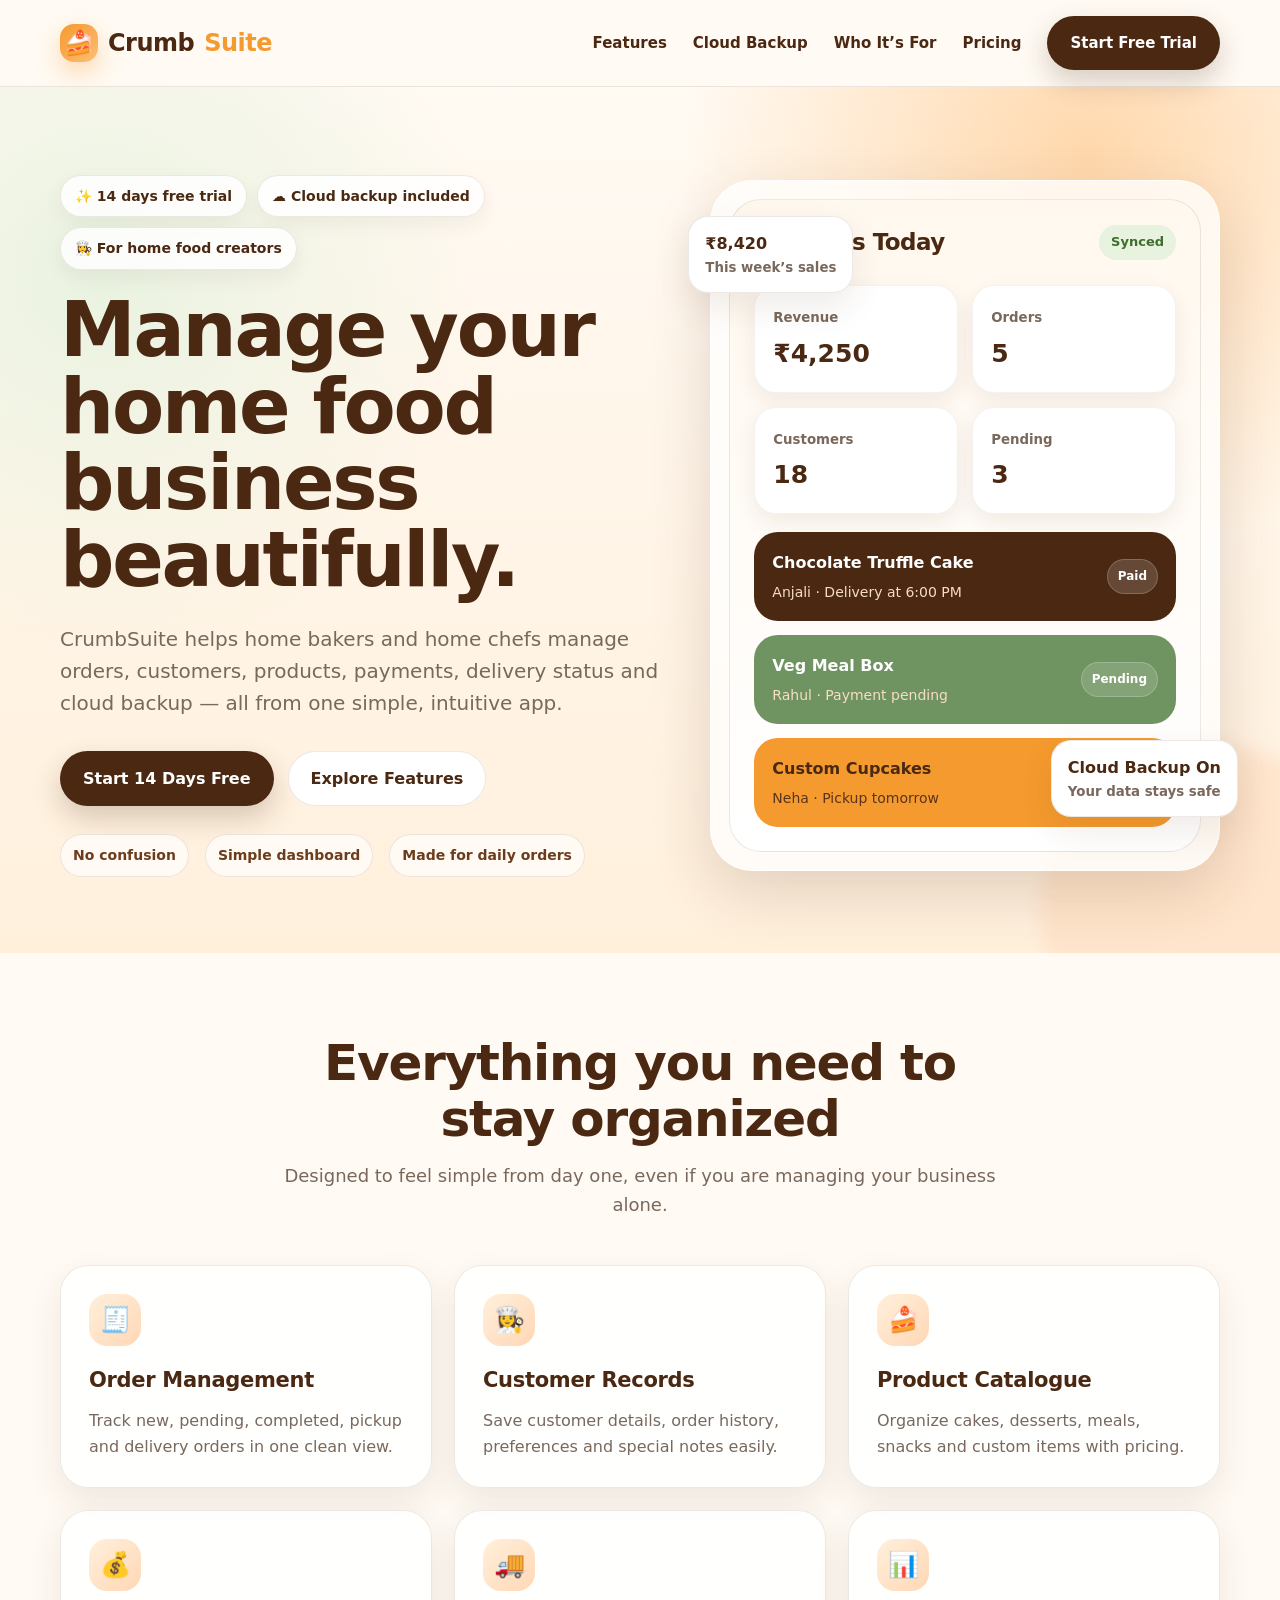
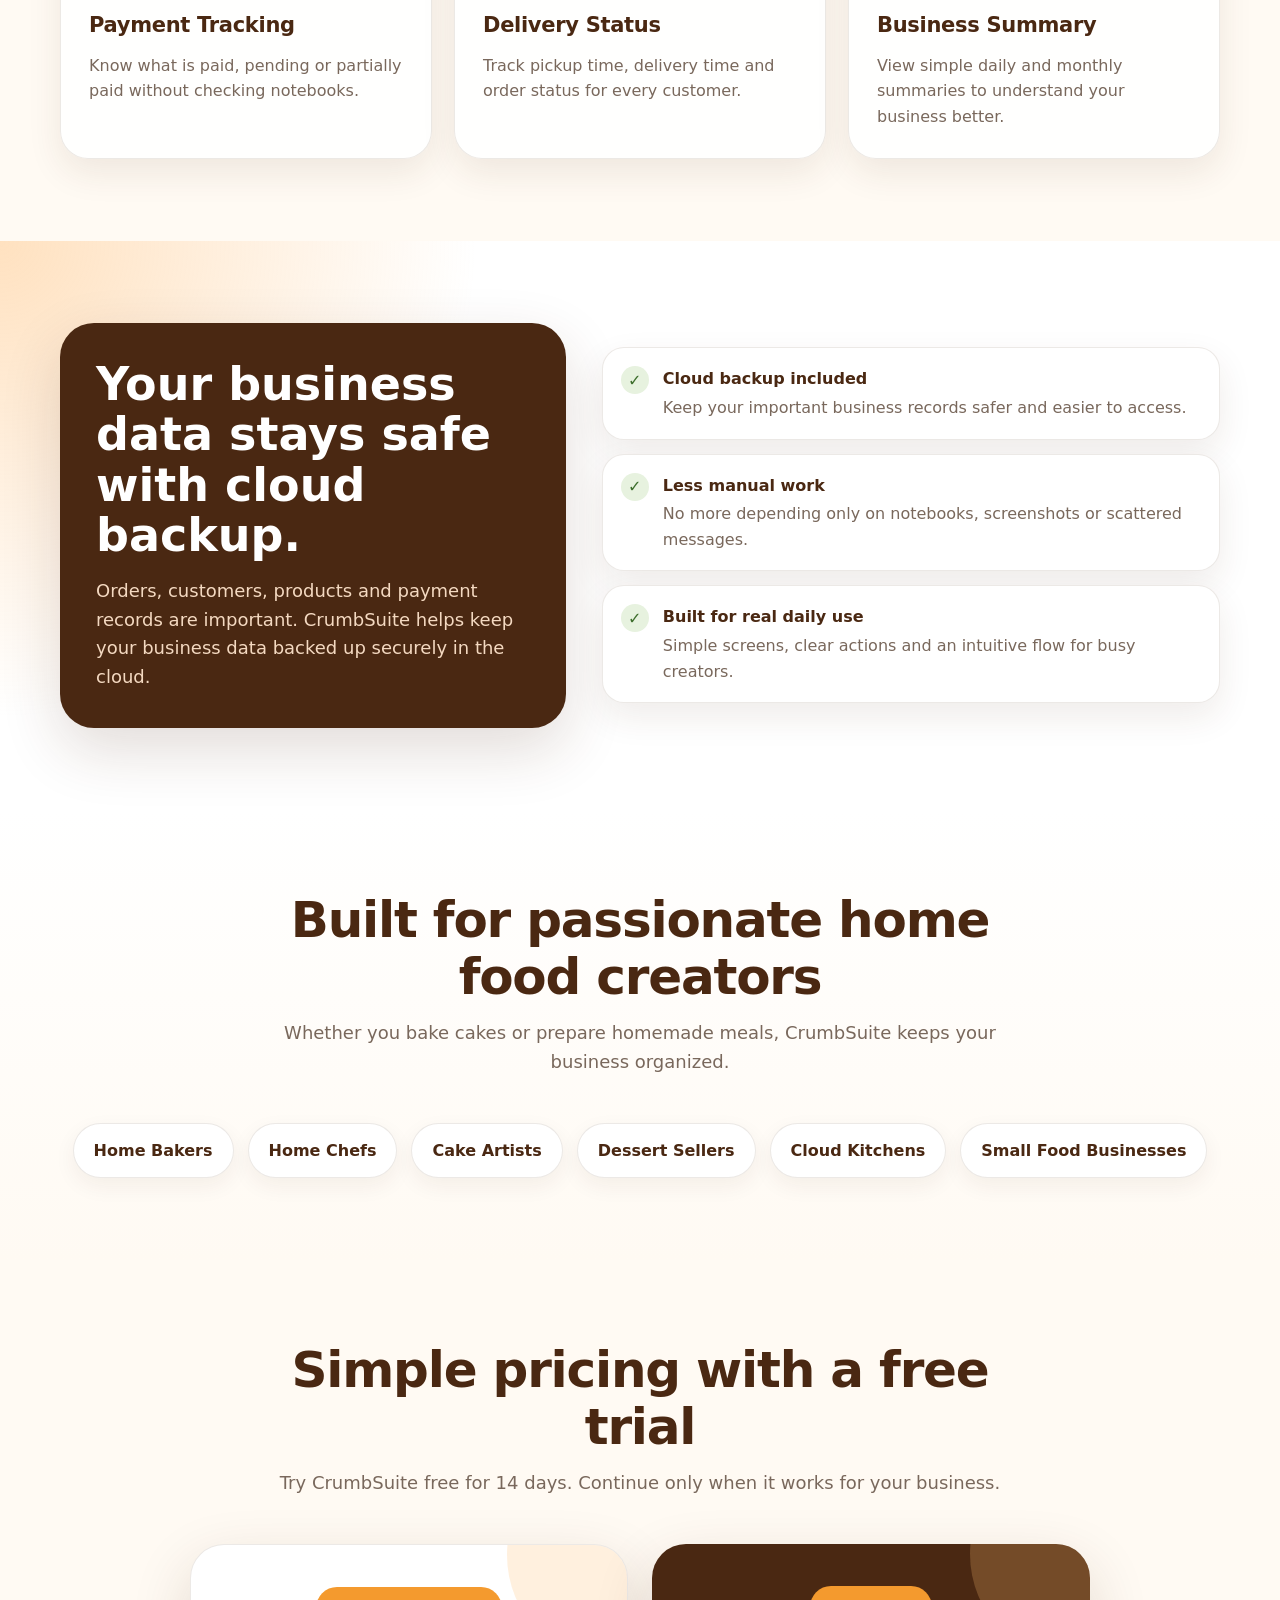
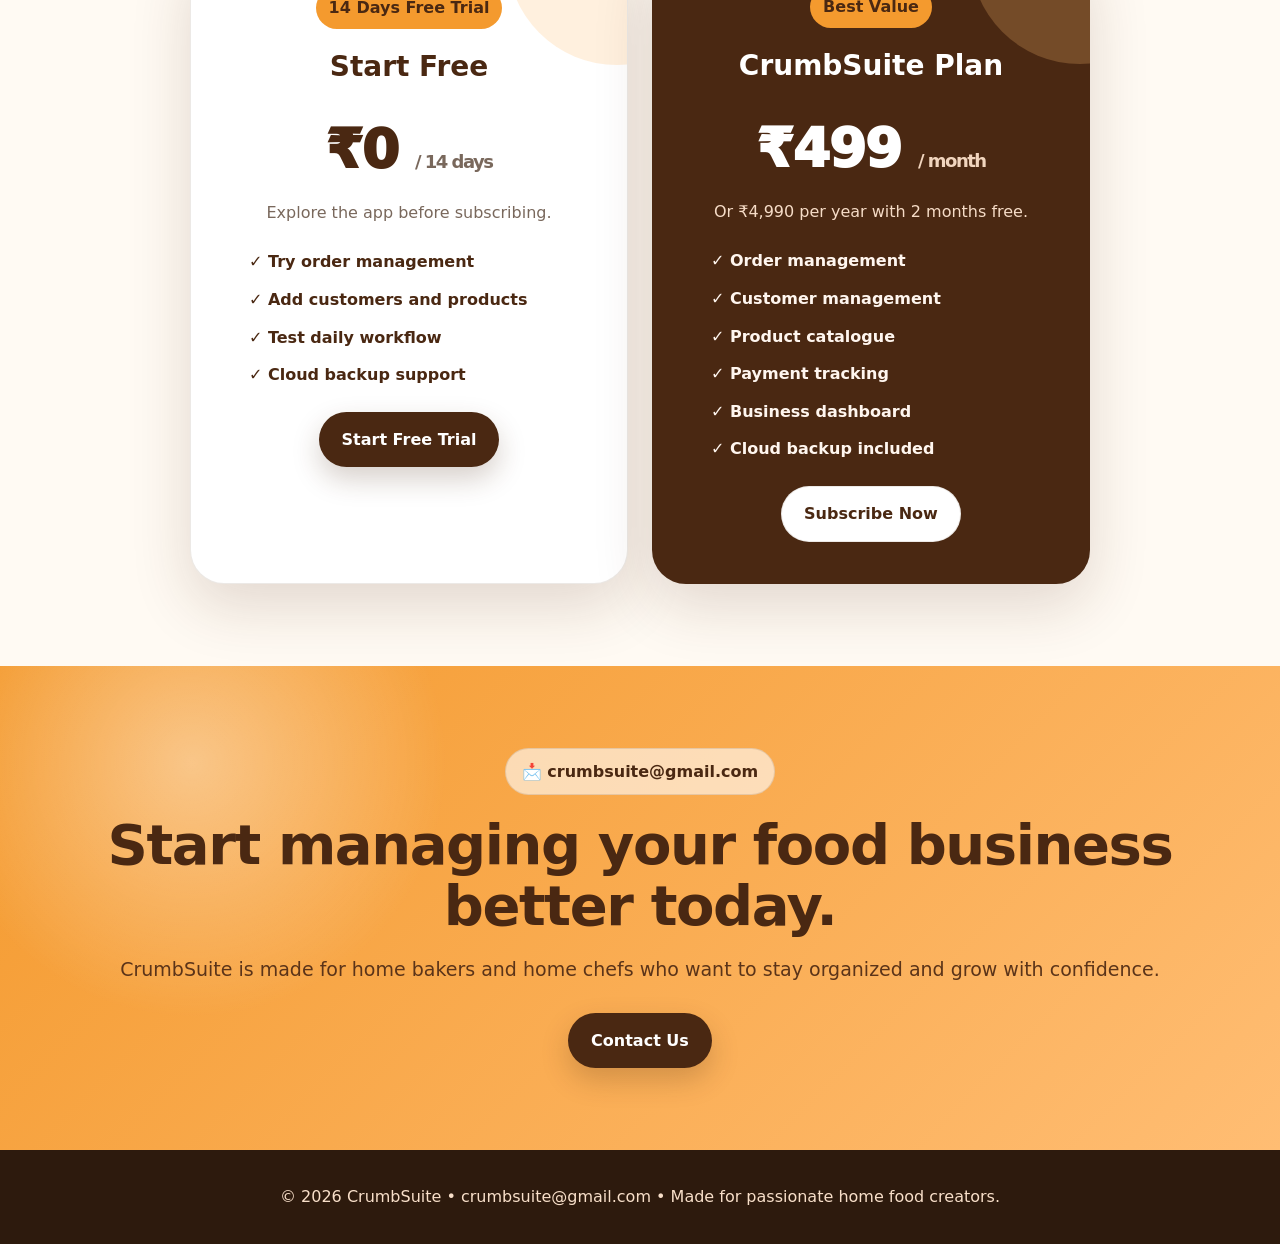
<file: crumbsuite-rich-home-baker-chef-website.html>
<!DOCTYPE html>
<html lang="en">
<head>
  <meta charset="UTF-8" />
  <meta name="viewport" content="width=device-width, initial-scale=1.0" />
  <title>CrumbSuite – Home Baker & Chef Management App</title>
  <meta name="description" content="CrumbSuite is an intuitive management app for home bakers, home chefs, cloud kitchens and small food businesses. Manage orders, customers, products, payments, delivery status and cloud backup from one place." />

  <style>
    :root {
      --cream: #fffaf3;
      --cream-2: #fff0dc;
      --cream-3: #ffe2c4;
      --brown: #4a2812;
      --brown-2: #6b3d1d;
      --orange: #f49a2e;
      --orange-2: #ffbd73;
      --peach: #ffd7b5;
      --green: #6f9461;
      --green-soft: #e7f2df;
      --rose: #ffe7dd;
      --text: #2b2018;
      --muted: #79685c;
      --white: #ffffff;
      --line: rgba(74, 40, 18, 0.10);
      --shadow: 0 22px 60px rgba(74, 40, 18, 0.16);
      --soft-shadow: 0 14px 35px rgba(74, 40, 18, 0.09);
      --radius: 28px;
    }

    * {
      box-sizing: border-box;
      margin: 0;
      padding: 0;
    }

    html {
      scroll-behavior: smooth;
    }

    body {
      font-family: Inter, ui-sans-serif, system-ui, -apple-system, BlinkMacSystemFont, "Segoe UI", Arial, sans-serif;
      background: var(--cream);
      color: var(--text);
      line-height: 1.6;
      overflow-x: hidden;
    }

    a {
      text-decoration: none;
      color: inherit;
    }

    .container {
      width: min(1160px, 92%);
      margin: auto;
    }

    .nav {
      position: sticky;
      top: 0;
      z-index: 20;
      background: rgba(255, 250, 243, 0.86);
      backdrop-filter: blur(18px);
      border-bottom: 1px solid var(--line);
    }

    .nav-inner {
      display: flex;
      justify-content: space-between;
      align-items: center;
      padding: 16px 0;
    }

    .logo {
      display: flex;
      align-items: center;
      gap: 10px;
      font-size: 24px;
      font-weight: 900;
      color: var(--brown);
      letter-spacing: -0.5px;
    }

    .logo-mark {
      width: 38px;
      height: 38px;
      border-radius: 14px;
      display: grid;
      place-items: center;
      background: linear-gradient(135deg, var(--orange), var(--orange-2));
      color: var(--brown);
      box-shadow: 0 10px 24px rgba(244, 154, 46, 0.35);
    }

    .logo span {
      color: var(--orange);
    }

    .nav-links {
      display: flex;
      gap: 26px;
      align-items: center;
      font-weight: 700;
      color: var(--brown);
      font-size: 15px;
    }

    .nav-links a:hover {
      color: var(--orange);
    }

    .btn {
      display: inline-flex;
      align-items: center;
      justify-content: center;
      gap: 8px;
      padding: 14px 22px;
      border-radius: 999px;
      background: var(--brown);
      color: var(--white);
      font-weight: 800;
      box-shadow: 0 12px 28px rgba(74, 40, 18, 0.22);
      transition: 0.22s ease;
      border: 1px solid transparent;
    }

    .btn:hover {
      transform: translateY(-2px);
      background: #351b0b;
    }

    .btn-light {
      background: var(--white);
      color: var(--brown);
      box-shadow: none;
      border: 1px solid var(--line);
    }

    .hero {
      position: relative;
      padding: 88px 0 76px;
      background:
        radial-gradient(circle at 85% 8%, rgba(255, 189, 115, 0.55), transparent 30%),
        radial-gradient(circle at 8% 22%, rgba(231, 242, 223, 0.9), transparent 28%),
        linear-gradient(180deg, var(--cream), var(--cream-2));
      overflow: hidden;
    }

    .hero::after {
      content: "";
      position: absolute;
      right: -90px;
      bottom: -120px;
      width: 330px;
      height: 330px;
      background: rgba(255, 215, 181, 0.45);
      border-radius: 50%;
      filter: blur(8px);
    }

    .hero-grid {
      position: relative;
      z-index: 1;
      display: grid;
      grid-template-columns: 1.08fr 0.92fr;
      gap: 52px;
      align-items: center;
    }

    .badge-row {
      display: flex;
      gap: 10px;
      flex-wrap: wrap;
      margin-bottom: 22px;
    }

    .badge {
      display: inline-flex;
      align-items: center;
      gap: 8px;
      padding: 9px 14px;
      border-radius: 999px;
      background: rgba(255, 255, 255, 0.84);
      color: var(--brown);
      font-weight: 800;
      font-size: 14px;
      border: 1px solid var(--line);
      box-shadow: 0 8px 20px rgba(74, 40, 18, 0.06);
    }

    h1 {
      font-size: clamp(43px, 6vw, 76px);
      line-height: 1.01;
      color: var(--brown);
      margin-bottom: 24px;
      letter-spacing: -2.2px;
    }

    .hero p {
      font-size: 20px;
      color: var(--muted);
      max-width: 650px;
      margin-bottom: 32px;
    }

    .hero-actions {
      display: flex;
      gap: 14px;
      flex-wrap: wrap;
      margin-bottom: 28px;
    }

    .trust-row {
      display: flex;
      gap: 16px;
      flex-wrap: wrap;
      color: var(--brown-2);
      font-weight: 800;
      font-size: 14px;
    }

    .trust-row span {
      background: rgba(255, 255, 255, 0.65);
      border: 1px solid var(--line);
      padding: 9px 12px;
      border-radius: 999px;
    }

    .phone-wrap {
      position: relative;
    }

    .floating-card {
      position: absolute;
      z-index: 2;
      background: var(--white);
      border: 1px solid var(--line);
      box-shadow: var(--soft-shadow);
      border-radius: 20px;
      padding: 14px 16px;
      color: var(--brown);
      font-weight: 800;
    }

    .floating-card small {
      display: block;
      color: var(--muted);
      font-weight: 700;
    }

    .float-1 {
      top: 36px;
      left: -22px;
    }

    .float-2 {
      bottom: 54px;
      right: -18px;
    }

    .phone-card {
      background: rgba(255, 255, 255, 0.76);
      border-radius: 42px;
      padding: 18px;
      box-shadow: var(--shadow);
      border: 1px solid rgba(255, 255, 255, 0.9);
    }

    .app-screen {
      background: linear-gradient(180deg, #fff8ee, #ffffff);
      border-radius: 32px;
      padding: 24px;
      min-height: 505px;
      border: 1px solid var(--line);
      overflow: hidden;
    }

    .screen-top {
      display: flex;
      justify-content: space-between;
      align-items: center;
      margin-bottom: 24px;
    }

    .screen-top strong {
      color: var(--brown);
      font-size: 23px;
      letter-spacing: -0.5px;
    }

    .pill {
      background: var(--green-soft);
      color: #3d6e2c;
      padding: 7px 12px;
      border-radius: 999px;
      font-size: 13px;
      font-weight: 900;
    }

    .stat-grid {
      display: grid;
      grid-template-columns: 1fr 1fr;
      gap: 14px;
      margin-bottom: 18px;
    }

    .stat {
      background: var(--white);
      padding: 18px;
      border-radius: 22px;
      box-shadow: 0 8px 22px rgba(74, 40, 18, 0.08);
      border: 1px solid rgba(74, 40, 18, 0.06);
    }

    .stat small {
      color: var(--muted);
      font-weight: 700;
    }

    .stat h3 {
      color: var(--brown);
      font-size: 25px;
      margin-top: 4px;
    }

    .order-card {
      background: var(--brown);
      color: var(--white);
      padding: 18px;
      border-radius: 24px;
      margin-top: 14px;
      display: flex;
      justify-content: space-between;
      gap: 12px;
      align-items: center;
    }

    .order-card p {
      color: #f7dcc6;
      font-size: 14px;
      margin: 5px 0 0;
    }

    .status {
      white-space: nowrap;
      background: rgba(255,255,255,0.15);
      border: 1px solid rgba(255,255,255,0.2);
      padding: 7px 10px;
      border-radius: 999px;
      font-size: 12px;
      font-weight: 900;
    }

    section {
      padding: 82px 0;
    }

    .section-title {
      text-align: center;
      max-width: 760px;
      margin: 0 auto 46px;
    }

    .section-title h2 {
      font-size: clamp(32px, 4vw, 50px);
      color: var(--brown);
      line-height: 1.13;
      margin-bottom: 14px;
      letter-spacing: -1.2px;
    }

    .section-title p {
      color: var(--muted);
      font-size: 18px;
    }

    .cards {
      display: grid;
      grid-template-columns: repeat(3, 1fr);
      gap: 22px;
    }

    .card {
      background: rgba(255, 255, 255, 0.9);
      padding: 28px;
      border-radius: var(--radius);
      box-shadow: var(--soft-shadow);
      border: 1px solid var(--line);
      transition: 0.22s ease;
    }

    .card:hover {
      transform: translateY(-5px);
      box-shadow: var(--shadow);
    }

    .icon {
      width: 52px;
      height: 52px;
      border-radius: 18px;
      background: linear-gradient(135deg, var(--cream-2), var(--peach));
      display: grid;
      place-items: center;
      font-size: 25px;
      margin-bottom: 18px;
    }

    .card h3 {
      color: var(--brown);
      margin-bottom: 10px;
      font-size: 21px;
      letter-spacing: -0.3px;
    }

    .card p {
      color: var(--muted);
    }

    .highlight {
      background:
        radial-gradient(circle at top left, rgba(255, 189, 115, 0.45), transparent 34%),
        var(--white);
    }

    .split {
      display: grid;
      grid-template-columns: 0.9fr 1.1fr;
      gap: 36px;
      align-items: center;
    }

    .feature-panel {
      background: var(--brown);
      color: var(--white);
      border-radius: 34px;
      padding: 36px;
      box-shadow: var(--shadow);
    }

    .feature-panel h2 {
      font-size: clamp(30px, 4vw, 46px);
      line-height: 1.1;
      margin-bottom: 16px;
    }

    .feature-panel p {
      color: #f4d9c1;
      font-size: 18px;
    }

    .check-list {
      display: grid;
      gap: 14px;
    }

    .check-item {
      background: var(--white);
      border: 1px solid var(--line);
      border-radius: 22px;
      padding: 18px;
      box-shadow: var(--soft-shadow);
      display: flex;
      gap: 14px;
      align-items: flex-start;
    }

    .check {
      width: 28px;
      height: 28px;
      border-radius: 50%;
      background: var(--green-soft);
      color: #3d6e2c;
      display: grid;
      place-items: center;
      flex: 0 0 auto;
      font-weight: 900;
    }

    .check-item strong {
      color: var(--brown);
    }

    .check-item p {
      color: var(--muted);
      margin-top: 3px;
    }

    .who {
      background: linear-gradient(180deg, var(--white), var(--cream));
    }

    .audience {
      display: flex;
      gap: 14px;
      flex-wrap: wrap;
      justify-content: center;
    }

    .audience span {
      padding: 14px 20px;
      border-radius: 999px;
      background: var(--white);
      color: var(--brown);
      font-weight: 900;
      border: 1px solid var(--line);
      box-shadow: 0 8px 22px rgba(74, 40, 18, 0.06);
    }

    .pricing-wrap {
      display: grid;
      grid-template-columns: 1fr 1fr;
      gap: 24px;
      align-items: stretch;
      max-width: 900px;
      margin: auto;
    }

    .pricing-card {
      position: relative;
      text-align: center;
      background: var(--brown);
      color: var(--white);
      border-radius: 34px;
      padding: 42px 30px;
      box-shadow: var(--shadow);
      overflow: hidden;
    }

    .pricing-card::before {
      content: "";
      position: absolute;
      top: -100px;
      right: -100px;
      width: 220px;
      height: 220px;
      background: rgba(255, 189, 115, 0.23);
      border-radius: 50%;
    }

    .pricing-card.light-price {
      background: var(--white);
      color: var(--brown);
      border: 1px solid var(--line);
    }

    .offer {
      display: inline-flex;
      padding: 8px 13px;
      background: var(--orange);
      color: var(--brown);
      border-radius: 999px;
      font-weight: 900;
      margin-bottom: 16px;
    }

    .pricing-card h3 {
      font-size: 28px;
      margin-bottom: 12px;
      position: relative;
    }

    .price {
      font-size: 54px;
      font-weight: 950;
      margin: 18px 0 6px;
      letter-spacing: -1.5px;
      position: relative;
    }

    .price span {
      font-size: 18px;
      font-weight: 700;
      color: #f1d5be;
    }

    .light-price .price span {
      color: var(--muted);
    }

    .pricing-card p {
      color: #f6dcc7;
      margin-bottom: 22px;
      position: relative;
    }

    .light-price p {
      color: var(--muted);
    }

    .pricing-card ul {
      list-style: none;
      text-align: left;
      max-width: 320px;
      margin: 24px auto;
      position: relative;
    }

    .pricing-card li {
      margin: 12px 0;
      color: #fff6ef;
      font-weight: 700;
    }

    .light-price li {
      color: var(--brown);
    }

    .cta {
      background:
        radial-gradient(circle at 15% 20%, rgba(255,255,255,0.4), transparent 22%),
        linear-gradient(135deg, var(--orange), var(--orange-2));
      text-align: center;
      color: var(--brown);
    }

    .cta h2 {
      font-size: clamp(34px, 5vw, 56px);
      line-height: 1.08;
      margin-bottom: 18px;
      letter-spacing: -1.4px;
    }

    .cta p {
      font-size: 19px;
      margin-bottom: 28px;
      color: #5b3419;
    }

    .contact-box {
      display: inline-flex;
      align-items: center;
      gap: 10px;
      background: rgba(255,255,255,0.6);
      border: 1px solid rgba(74,40,18,0.12);
      padding: 10px 16px;
      border-radius: 999px;
      margin-bottom: 20px;
      font-weight: 900;
    }

    footer {
      padding: 34px 0;
      background: #2d1a0d;
      color: #f8dfc9;
      text-align: center;
    }

    @media (max-width: 960px) {
      .hero-grid,
      .split,
      .pricing-wrap {
        grid-template-columns: 1fr;
      }

      .cards {
        grid-template-columns: 1fr 1fr;
      }

      .nav-links {
        display: none;
      }

      .floating-card {
        display: none;
      }
    }

    @media (max-width: 640px) {
      .cards {
        grid-template-columns: 1fr;
      }

      .hero {
        padding-top: 56px;
      }

      .phone-card {
        padding: 12px;
        border-radius: 30px;
      }

      .app-screen {
        min-height: auto;
        padding: 18px;
      }

      .stat-grid {
        grid-template-columns: 1fr;
      }

      .order-card {
        align-items: flex-start;
        flex-direction: column;
      }

      .price {
        font-size: 46px;
      }
    }
  </style>
</head>

<body>
  <header class="nav">
    <div class="container nav-inner">
      <a href="#" class="logo">
        <span class="logo-mark">🍰</span>
        Crumb<span>Suite</span>
      </a>
      <nav class="nav-links">
        <a href="#features">Features</a>
        <a href="#backup">Cloud Backup</a>
        <a href="#for">Who It’s For</a>
        <a href="#pricing">Pricing</a>
        <a href="#contact" class="btn">Start Free Trial</a>
      </nav>
    </div>
  </header>

  <main>
    <section class="hero">
      <div class="container hero-grid">
        <div>
          <div class="badge-row">
            <div class="badge">✨ 14 days free trial</div>
            <div class="badge">☁️ Cloud backup included</div>
            <div class="badge">👩‍🍳 For home food creators</div>
          </div>

          <h1>Manage your home food business beautifully.</h1>
          <p>
            CrumbSuite helps home bakers and home chefs manage orders, customers,
            products, payments, delivery status and cloud backup — all from one
            simple, intuitive app.
          </p>

          <div class="hero-actions">
            <a href="#contact" class="btn">Start 14 Days Free</a>
            <a href="#features" class="btn btn-light">Explore Features</a>
          </div>

          <div class="trust-row">
            <span>No confusion</span>
            <span>Simple dashboard</span>
            <span>Made for daily orders</span>
          </div>
        </div>

        <div class="phone-wrap">
          <div class="floating-card float-1">
            ₹8,420
            <small>This week’s sales</small>
          </div>

          <div class="floating-card float-2">
            Cloud Backup On
            <small>Your data stays safe</small>
          </div>

          <div class="phone-card">
            <div class="app-screen">
              <div class="screen-top">
                <strong>Business Today</strong>
                <span class="pill">Synced</span>
              </div>

              <div class="stat-grid">
                <div class="stat">
                  <small>Revenue</small>
                  <h3>₹4,250</h3>
                </div>
                <div class="stat">
                  <small>Orders</small>
                  <h3>5</h3>
                </div>
                <div class="stat">
                  <small>Customers</small>
                  <h3>18</h3>
                </div>
                <div class="stat">
                  <small>Pending</small>
                  <h3>3</h3>
                </div>
              </div>

              <div class="order-card">
                <div>
                  <strong>Chocolate Truffle Cake</strong>
                  <p>Anjali · Delivery at 6:00 PM</p>
                </div>
                <span class="status">Paid</span>
              </div>

              <div class="order-card" style="background:#6f9461;">
                <div>
                  <strong>Veg Meal Box</strong>
                  <p>Rahul · Payment pending</p>
                </div>
                <span class="status">Pending</span>
              </div>

              <div class="order-card" style="background:#f49a2e;color:#4a2812;">
                <div>
                  <strong>Custom Cupcakes</strong>
                  <p style="color:#5b3419;">Neha · Pickup tomorrow</p>
                </div>
                <span class="status" style="background:rgba(255,255,255,0.35);border-color:rgba(74,40,18,0.12);">New</span>
              </div>
            </div>
          </div>
        </div>
      </div>
    </section>

    <section id="features">
      <div class="container">
        <div class="section-title">
          <h2>Everything you need to stay organized</h2>
          <p>Designed to feel simple from day one, even if you are managing your business alone.</p>
        </div>

        <div class="cards">
          <div class="card">
            <div class="icon">🧾</div>
            <h3>Order Management</h3>
            <p>Track new, pending, completed, pickup and delivery orders in one clean view.</p>
          </div>

          <div class="card">
            <div class="icon">👩‍🍳</div>
            <h3>Customer Records</h3>
            <p>Save customer details, order history, preferences and special notes easily.</p>
          </div>

          <div class="card">
            <div class="icon">🍰</div>
            <h3>Product Catalogue</h3>
            <p>Organize cakes, desserts, meals, snacks and custom items with pricing.</p>
          </div>

          <div class="card">
            <div class="icon">💰</div>
            <h3>Payment Tracking</h3>
            <p>Know what is paid, pending or partially paid without checking notebooks.</p>
          </div>

          <div class="card">
            <div class="icon">🚚</div>
            <h3>Delivery Status</h3>
            <p>Track pickup time, delivery time and order status for every customer.</p>
          </div>

          <div class="card">
            <div class="icon">📊</div>
            <h3>Business Summary</h3>
            <p>View simple daily and monthly summaries to understand your business better.</p>
          </div>
        </div>
      </div>
    </section>

    <section id="backup" class="highlight">
      <div class="container split">
        <div class="feature-panel">
          <h2>Your business data stays safe with cloud backup.</h2>
          <p>
            Orders, customers, products and payment records are important.
            CrumbSuite helps keep your business data backed up securely in the cloud.
          </p>
        </div>

        <div class="check-list">
          <div class="check-item">
            <div class="check">✓</div>
            <div>
              <strong>Cloud backup included</strong>
              <p>Keep your important business records safer and easier to access.</p>
            </div>
          </div>

          <div class="check-item">
            <div class="check">✓</div>
            <div>
              <strong>Less manual work</strong>
              <p>No more depending only on notebooks, screenshots or scattered messages.</p>
            </div>
          </div>

          <div class="check-item">
            <div class="check">✓</div>
            <div>
              <strong>Built for real daily use</strong>
              <p>Simple screens, clear actions and an intuitive flow for busy creators.</p>
            </div>
          </div>
        </div>
      </div>
    </section>

    <section id="for" class="who">
      <div class="container">
        <div class="section-title">
          <h2>Built for passionate home food creators</h2>
          <p>Whether you bake cakes or prepare homemade meals, CrumbSuite keeps your business organized.</p>
        </div>

        <div class="audience">
          <span>Home Bakers</span>
          <span>Home Chefs</span>
          <span>Cake Artists</span>
          <span>Dessert Sellers</span>
          <span>Cloud Kitchens</span>
          <span>Small Food Businesses</span>
        </div>
      </div>
    </section>

    <section id="pricing">
      <div class="container">
        <div class="section-title">
          <h2>Simple pricing with a free trial</h2>
          <p>Try CrumbSuite free for 14 days. Continue only when it works for your business.</p>
        </div>

        <div class="pricing-wrap">
          <div class="pricing-card light-price">
            <span class="offer">14 Days Free Trial</span>
            <h3>Start Free</h3>
            <div class="price">₹0 <span>/ 14 days</span></div>
            <p>Explore the app before subscribing.</p>

            <ul>
              <li>✓ Try order management</li>
              <li>✓ Add customers and products</li>
              <li>✓ Test daily workflow</li>
              <li>✓ Cloud backup support</li>
            </ul>

            <a href="#contact" class="btn">Start Free Trial</a>
          </div>

          <div class="pricing-card">
            <span class="offer">Best Value</span>
            <h3>CrumbSuite Plan</h3>
            <div class="price">₹499 <span>/ month</span></div>
            <p>Or ₹4,990 per year with 2 months free.</p>

            <ul>
              <li>✓ Order management</li>
              <li>✓ Customer management</li>
              <li>✓ Product catalogue</li>
              <li>✓ Payment tracking</li>
              <li>✓ Business dashboard</li>
              <li>✓ Cloud backup included</li>
            </ul>

            <a href="#contact" class="btn btn-light">Subscribe Now</a>
          </div>
        </div>
      </div>
    </section>

    <section id="contact" class="cta">
      <div class="container">
        <div class="contact-box">📩 crumbsuite@gmail.com</div>
        <h2>Start managing your food business better today.</h2>
        <p>CrumbSuite is made for home bakers and home chefs who want to stay organized and grow with confidence.</p>
        <a href="mailto:crumbsuite@gmail.com" class="btn">Contact Us</a>
      </div>
    </section>
  </main>

  <footer>
    <div class="container">
      <p>© 2026 CrumbSuite • crumbsuite@gmail.com • Made for passionate home food creators.</p>
    </div>
  </footer>
</body>
</html>
</file>
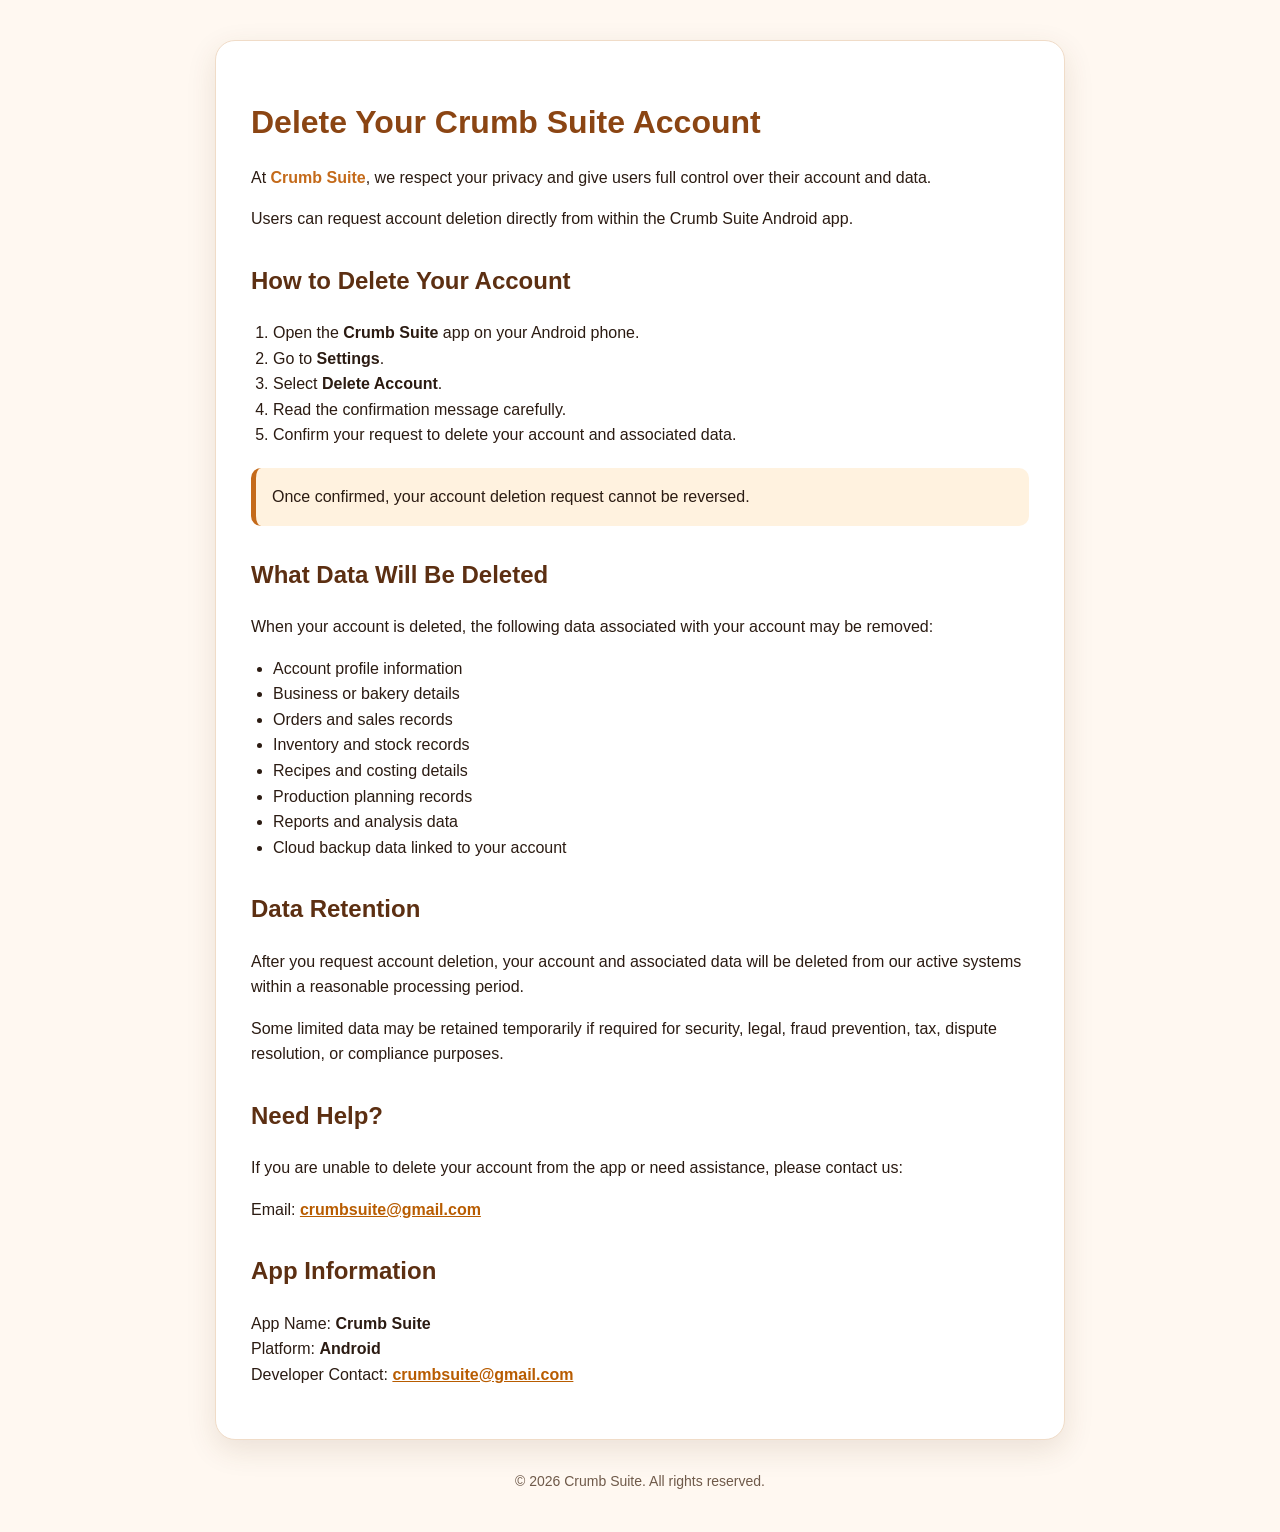
<file: delete-account.html>
<!DOCTYPE html>
<html lang="en">
<head>
  <meta charset="UTF-8" />
  <meta name="viewport" content="width=device-width, initial-scale=1.0" />
  <title>Delete Account - Crumb Suite</title>
  <style>
    body {
      margin: 0;
      font-family: Arial, sans-serif;
      background: #fff8f1;
      color: #2b1b12;
      line-height: 1.6;
    }

    .container {
      max-width: 850px;
      margin: 0 auto;
      padding: 40px 22px;
    }

    .card {
      background: #ffffff;
      border-radius: 20px;
      padding: 35px;
      box-shadow: 0 10px 30px rgba(90, 55, 25, 0.12);
      border: 1px solid #f0dcc8;
    }

    h1 {
      color: #8b4513;
      margin-bottom: 10px;
    }

    h2 {
      color: #5c2f12;
      margin-top: 30px;
    }

    .app-name {
      font-weight: bold;
      color: #c46a1a;
    }

    ul, ol {
      padding-left: 22px;
    }

    .note {
      background: #fff2df;
      padding: 16px;
      border-left: 5px solid #c46a1a;
      border-radius: 10px;
      margin-top: 20px;
    }

    a {
      color: #b85c00;
      font-weight: bold;
    }

    footer {
      margin-top: 30px;
      font-size: 14px;
      color: #6f5a4a;
      text-align: center;
    }
  </style>
</head>
<body>

  <div class="container">
    <div class="card">
      <h1>Delete Your Crumb Suite Account</h1>

      <p>
        At <span class="app-name">Crumb Suite</span>, we respect your privacy and give users full control over their account and data.
      </p>

      <p>
        Users can request account deletion directly from within the Crumb Suite Android app.
      </p>

      <h2>How to Delete Your Account</h2>

      <ol>
        <li>Open the <strong>Crumb Suite</strong> app on your Android phone.</li>
        <li>Go to <strong>Settings</strong>.</li>
        <li>Select <strong>Delete Account</strong>.</li>
        <li>Read the confirmation message carefully.</li>
        <li>Confirm your request to delete your account and associated data.</li>
      </ol>

      <div class="note">
        Once confirmed, your account deletion request cannot be reversed.
      </div>

      <h2>What Data Will Be Deleted</h2>

      <p>When your account is deleted, the following data associated with your account may be removed:</p>

      <ul>
        <li>Account profile information</li>
        <li>Business or bakery details</li>
        <li>Orders and sales records</li>
        <li>Inventory and stock records</li>
        <li>Recipes and costing details</li>
        <li>Production planning records</li>
        <li>Reports and analysis data</li>
        <li>Cloud backup data linked to your account</li>
      </ul>

      <h2>Data Retention</h2>

      <p>
        After you request account deletion, your account and associated data will be deleted from our active systems within a reasonable processing period.
      </p>

      <p>
        Some limited data may be retained temporarily if required for security, legal, fraud prevention, tax, dispute resolution, or compliance purposes.
      </p>

      <h2>Need Help?</h2>

      <p>
        If you are unable to delete your account from the app or need assistance, please contact us:
      </p>

      <p>
        Email: <a href="mailto:crumbsuite@gmail.com">crumbsuite@gmail.com</a>
      </p>

      <h2>App Information</h2>

      <p>
        App Name: <strong>Crumb Suite</strong><br />
        Platform: <strong>Android</strong><br />
        Developer Contact: <a href="mailto:crumbsuite@gmail.com">crumbsuite@gmail.com</a>
      </p>
    </div>

    <footer>
      © 2026 Crumb Suite. All rights reserved.
    </footer>
  </div>

</body>
</html>
</file>
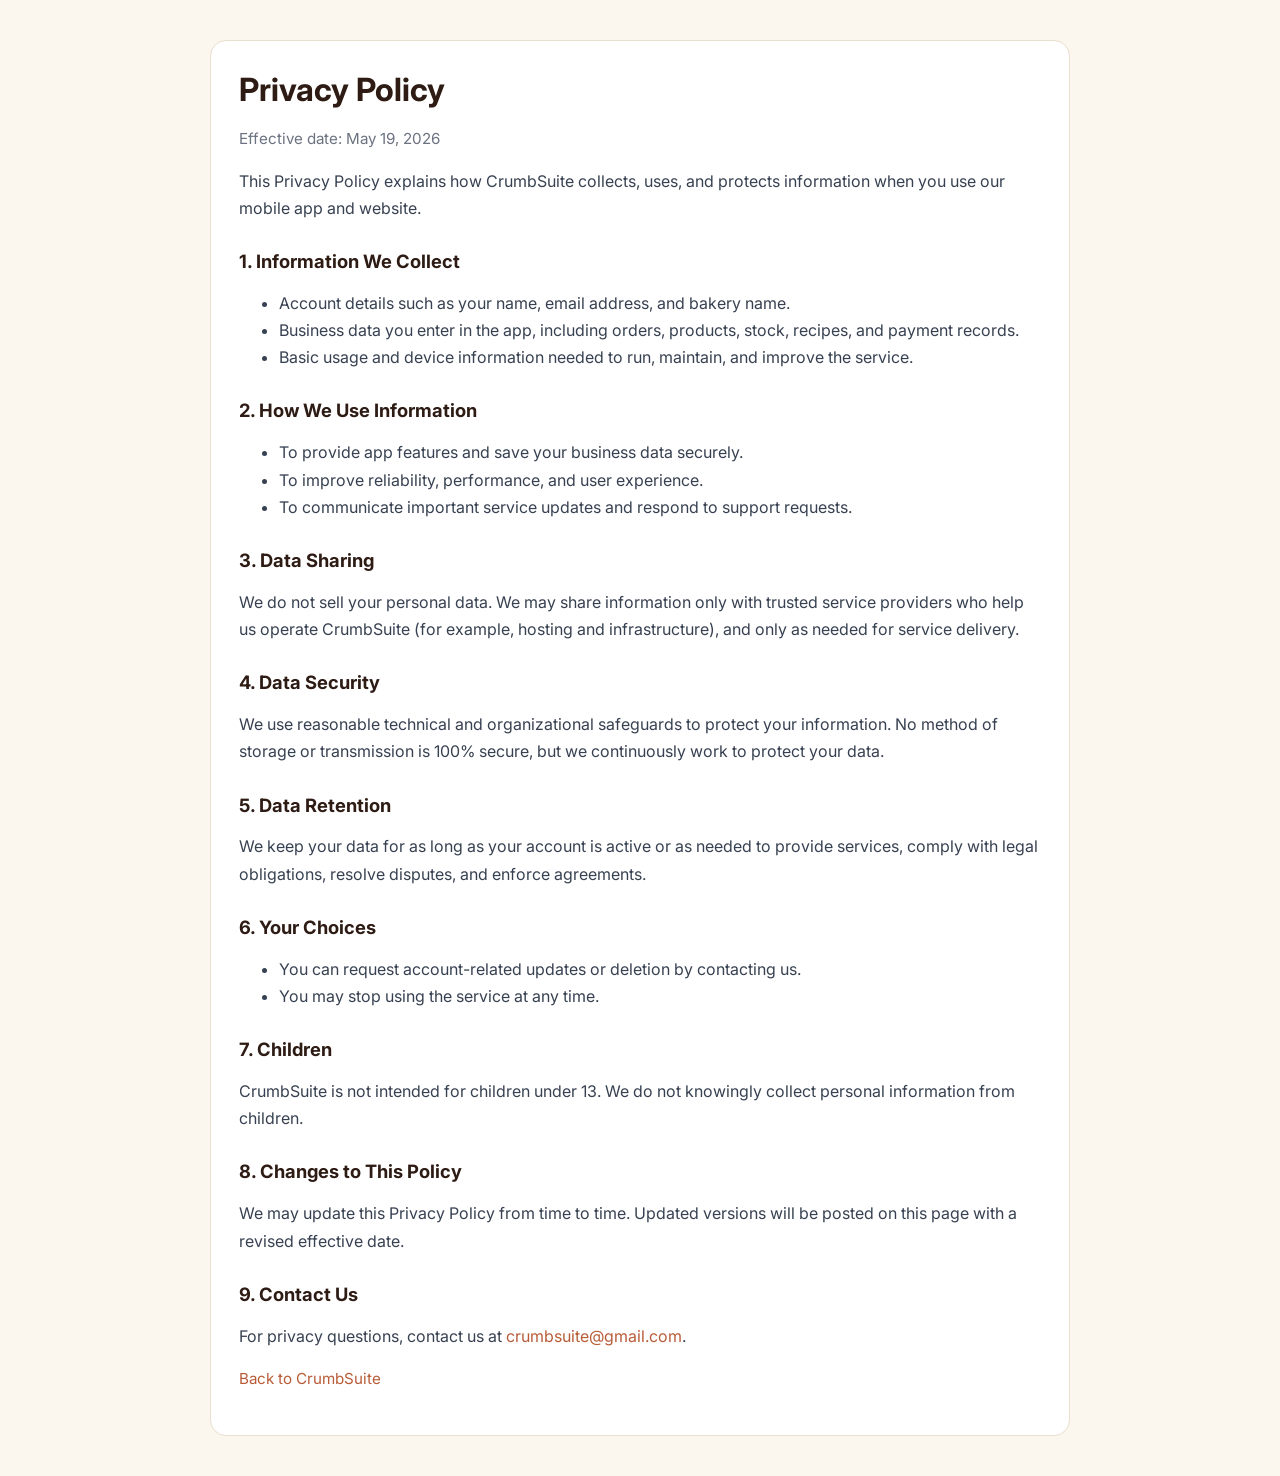
<file: privacy-policy.html>
<!DOCTYPE html>
<html lang="en">
<head>
  <meta charset="UTF-8" />
  <meta name="viewport" content="width=device-width, initial-scale=1.0" />
  <title>Privacy Policy - CrumbSuite</title>
  <meta name="description" content="Privacy Policy for CrumbSuite." />
  <link rel="preconnect" href="https://fonts.googleapis.com" />
  <link rel="preconnect" href="https://fonts.gstatic.com" crossorigin />
  <link href="https://fonts.googleapis.com/css2?family=Inter:wght@400;500;600;700&display=swap" rel="stylesheet" />
  <style>
    :root {
      --bg: #fbf6ee;
      --card: #ffffff;
      --text: #2d1b14;
      --muted: #6b7280;
      --border: #eadfcf;
      --primary: #b85c38;
    }
    * { box-sizing: border-box; }
    body {
      margin: 0;
      font-family: Inter, system-ui, sans-serif;
      background: var(--bg);
      color: var(--text);
      line-height: 1.7;
    }
    .wrap {
      max-width: 900px;
      margin: 40px auto;
      padding: 0 20px;
    }
    .card {
      background: var(--card);
      border: 1px solid var(--border);
      border-radius: 16px;
      padding: 28px;
    }
    h1, h2 { line-height: 1.3; margin-top: 0; }
    h1 { margin-bottom: 8px; }
    h2 { margin-top: 28px; margin-bottom: 8px; font-size: 1.15rem; }
    p, li { color: #374151; }
    .muted { color: var(--muted); font-size: 0.95rem; }
    a { color: var(--primary); text-decoration: none; }
    a:hover { text-decoration: underline; }
    @media (max-width: 600px) {
      .wrap {
        margin: 18px auto;
        padding: 0 14px;
      }
      .card {
        padding: 20px;
        border-radius: 14px;
      }
      h1 { font-size: 1.75rem; }
      h2 { font-size: 1.05rem; }
      p, li { font-size: 0.95rem; }
      ul { padding-left: 18px; }
    }
  </style>
</head>
<body>
  <main class="wrap">
    <div class="card">
      <h1>Privacy Policy</h1>
      <p class="muted">Effective date: May 19, 2026</p>
      <p>
        This Privacy Policy explains how CrumbSuite collects, uses, and protects information when you use
        our mobile app and website.
      </p>

      <h2>1. Information We Collect</h2>
      <ul>
        <li>Account details such as your name, email address, and bakery name.</li>
        <li>Business data you enter in the app, including orders, products, stock, recipes, and payment records.</li>
        <li>Basic usage and device information needed to run, maintain, and improve the service.</li>
      </ul>

      <h2>2. How We Use Information</h2>
      <ul>
        <li>To provide app features and save your business data securely.</li>
        <li>To improve reliability, performance, and user experience.</li>
        <li>To communicate important service updates and respond to support requests.</li>
      </ul>

      <h2>3. Data Sharing</h2>
      <p>
        We do not sell your personal data. We may share information only with trusted service providers who help
        us operate CrumbSuite (for example, hosting and infrastructure), and only as needed for service delivery.
      </p>

      <h2>4. Data Security</h2>
      <p>
        We use reasonable technical and organizational safeguards to protect your information. No method of storage
        or transmission is 100% secure, but we continuously work to protect your data.
      </p>

      <h2>5. Data Retention</h2>
      <p>
        We keep your data for as long as your account is active or as needed to provide services, comply with legal
        obligations, resolve disputes, and enforce agreements.
      </p>

      <h2>6. Your Choices</h2>
      <ul>
        <li>You can request account-related updates or deletion by contacting us.</li>
        <li>You may stop using the service at any time.</li>
      </ul>

      <h2>7. Children</h2>
      <p>
        CrumbSuite is not intended for children under 13. We do not knowingly collect personal information from children.
      </p>

      <h2>8. Changes to This Policy</h2>
      <p>
        We may update this Privacy Policy from time to time. Updated versions will be posted on this page with a revised
        effective date.
      </p>

      <h2>9. Contact Us</h2>
      <p>
        For privacy questions, contact us at
        <a href="mailto:crumbsuite@gmail.com">crumbsuite@gmail.com</a>.
      </p>

      <p class="muted"><a href="index.html">Back to CrumbSuite</a></p>
    </div>
  </main>
</body>
</html>
</file>
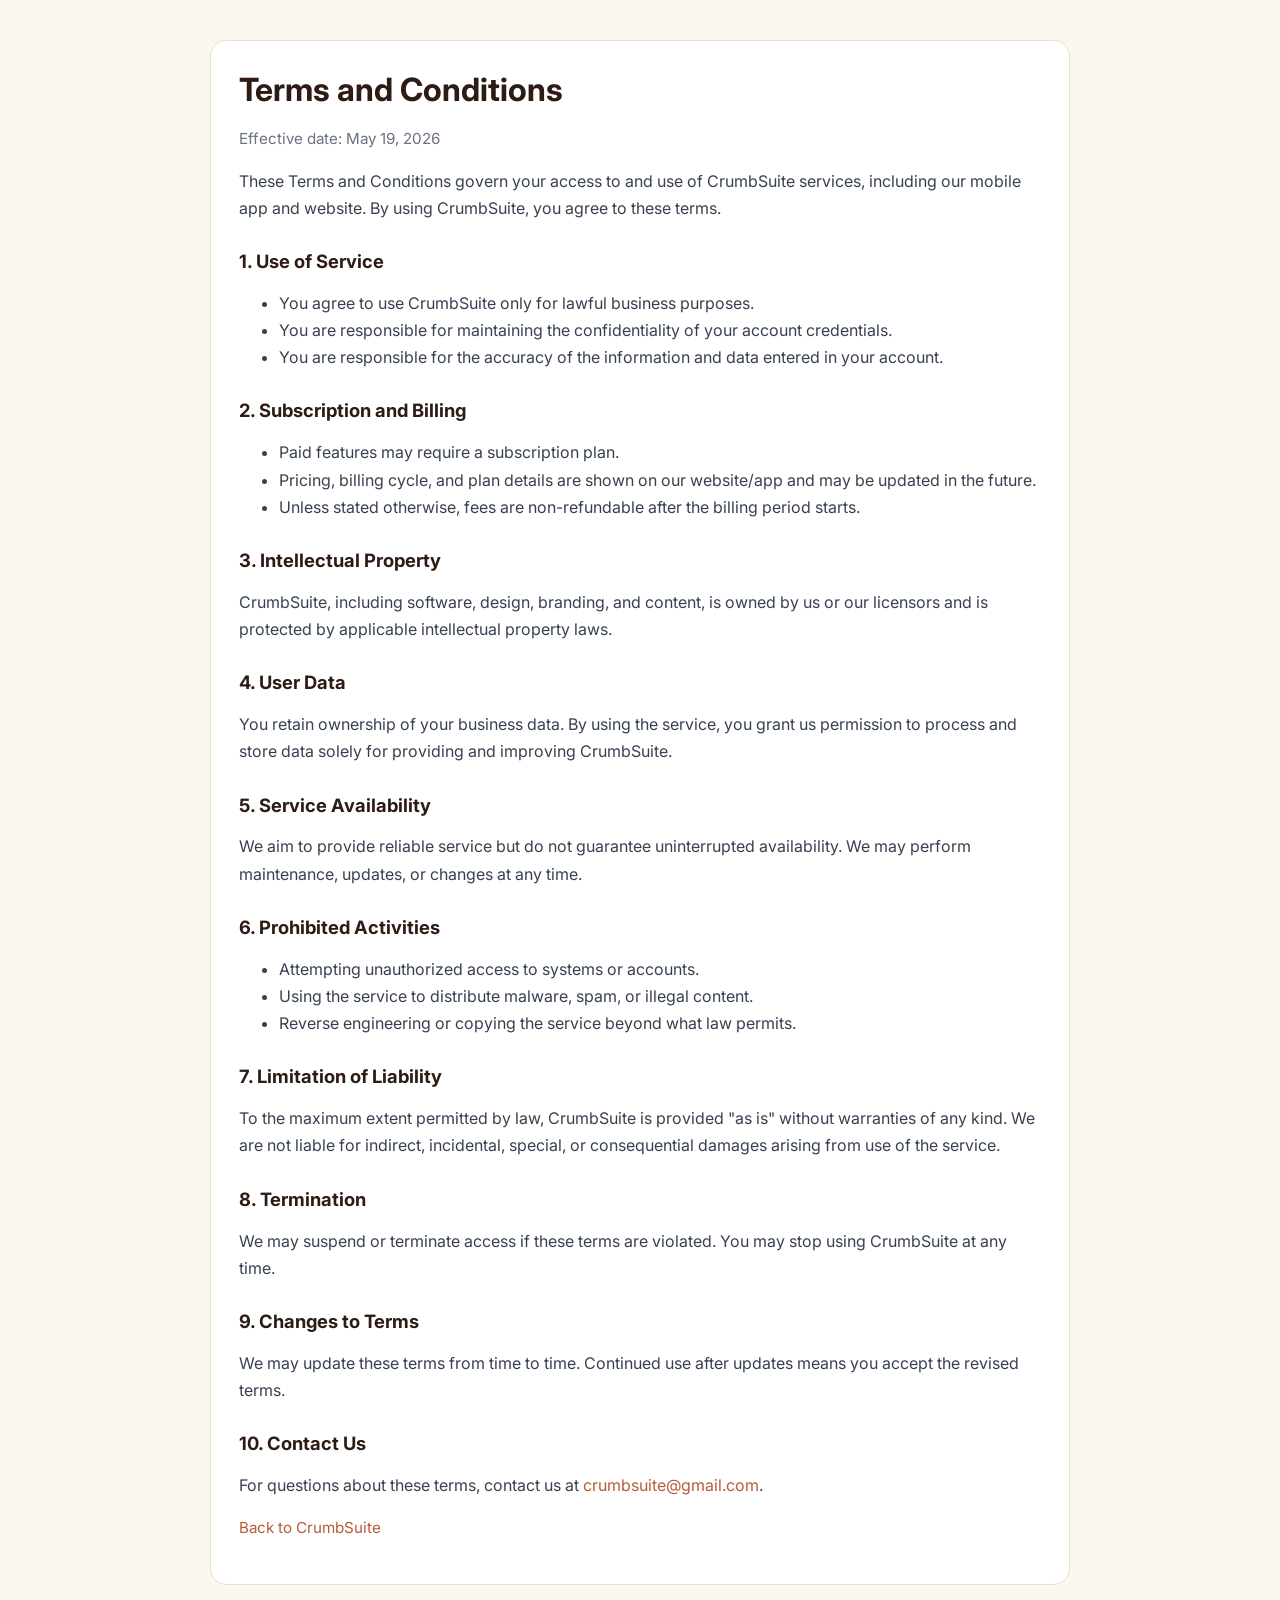
<file: terms.html>
<!DOCTYPE html>
<html lang="en">
<head>
  <meta charset="UTF-8" />
  <meta name="viewport" content="width=device-width, initial-scale=1.0" />
  <title>Terms and Conditions - CrumbSuite</title>
  <meta name="description" content="Terms and Conditions for CrumbSuite." />
  <link rel="preconnect" href="https://fonts.googleapis.com" />
  <link rel="preconnect" href="https://fonts.gstatic.com" crossorigin />
  <link href="https://fonts.googleapis.com/css2?family=Inter:wght@400;500;600;700&display=swap" rel="stylesheet" />
  <style>
    :root {
      --bg: #fbf6ee;
      --card: #ffffff;
      --text: #2d1b14;
      --muted: #6b7280;
      --border: #eadfcf;
      --primary: #b85c38;
    }
    * { box-sizing: border-box; }
    body {
      margin: 0;
      font-family: Inter, system-ui, sans-serif;
      background: var(--bg);
      color: var(--text);
      line-height: 1.7;
    }
    .wrap {
      max-width: 900px;
      margin: 40px auto;
      padding: 0 20px;
    }
    .card {
      background: var(--card);
      border: 1px solid var(--border);
      border-radius: 16px;
      padding: 28px;
    }
    h1, h2 { line-height: 1.3; margin-top: 0; }
    h1 { margin-bottom: 8px; }
    h2 { margin-top: 28px; margin-bottom: 8px; font-size: 1.15rem; }
    p, li { color: #374151; }
    .muted { color: var(--muted); font-size: 0.95rem; }
    a { color: var(--primary); text-decoration: none; }
    a:hover { text-decoration: underline; }
    @media (max-width: 600px) {
      .wrap {
        margin: 18px auto;
        padding: 0 14px;
      }
      .card {
        padding: 20px;
        border-radius: 14px;
      }
      h1 { font-size: 1.75rem; }
      h2 { font-size: 1.05rem; }
      p, li { font-size: 0.95rem; }
      ul { padding-left: 18px; }
    }
  </style>
</head>
<body>
  <main class="wrap">
    <div class="card">
      <h1>Terms and Conditions</h1>
      <p class="muted">Effective date: May 19, 2026</p>
      <p>
        These Terms and Conditions govern your access to and use of CrumbSuite services, including our mobile app
        and website. By using CrumbSuite, you agree to these terms.
      </p>

      <h2>1. Use of Service</h2>
      <ul>
        <li>You agree to use CrumbSuite only for lawful business purposes.</li>
        <li>You are responsible for maintaining the confidentiality of your account credentials.</li>
        <li>You are responsible for the accuracy of the information and data entered in your account.</li>
      </ul>

      <h2>2. Subscription and Billing</h2>
      <ul>
        <li>Paid features may require a subscription plan.</li>
        <li>Pricing, billing cycle, and plan details are shown on our website/app and may be updated in the future.</li>
        <li>Unless stated otherwise, fees are non-refundable after the billing period starts.</li>
      </ul>

      <h2>3. Intellectual Property</h2>
      <p>
        CrumbSuite, including software, design, branding, and content, is owned by us or our licensors and is protected
        by applicable intellectual property laws.
      </p>

      <h2>4. User Data</h2>
      <p>
        You retain ownership of your business data. By using the service, you grant us permission to process and store
        data solely for providing and improving CrumbSuite.
      </p>

      <h2>5. Service Availability</h2>
      <p>
        We aim to provide reliable service but do not guarantee uninterrupted availability. We may perform maintenance,
        updates, or changes at any time.
      </p>

      <h2>6. Prohibited Activities</h2>
      <ul>
        <li>Attempting unauthorized access to systems or accounts.</li>
        <li>Using the service to distribute malware, spam, or illegal content.</li>
        <li>Reverse engineering or copying the service beyond what law permits.</li>
      </ul>

      <h2>7. Limitation of Liability</h2>
      <p>
        To the maximum extent permitted by law, CrumbSuite is provided "as is" without warranties of any kind.
        We are not liable for indirect, incidental, special, or consequential damages arising from use of the service.
      </p>

      <h2>8. Termination</h2>
      <p>
        We may suspend or terminate access if these terms are violated. You may stop using CrumbSuite at any time.
      </p>

      <h2>9. Changes to Terms</h2>
      <p>
        We may update these terms from time to time. Continued use after updates means you accept the revised terms.
      </p>

      <h2>10. Contact Us</h2>
      <p>
        For questions about these terms, contact us at
        <a href="mailto:crumbsuite@gmail.com">crumbsuite@gmail.com</a>.
      </p>

      <p class="muted"><a href="index.html">Back to CrumbSuite</a></p>
    </div>
  </main>
</body>
</html>
</file>
